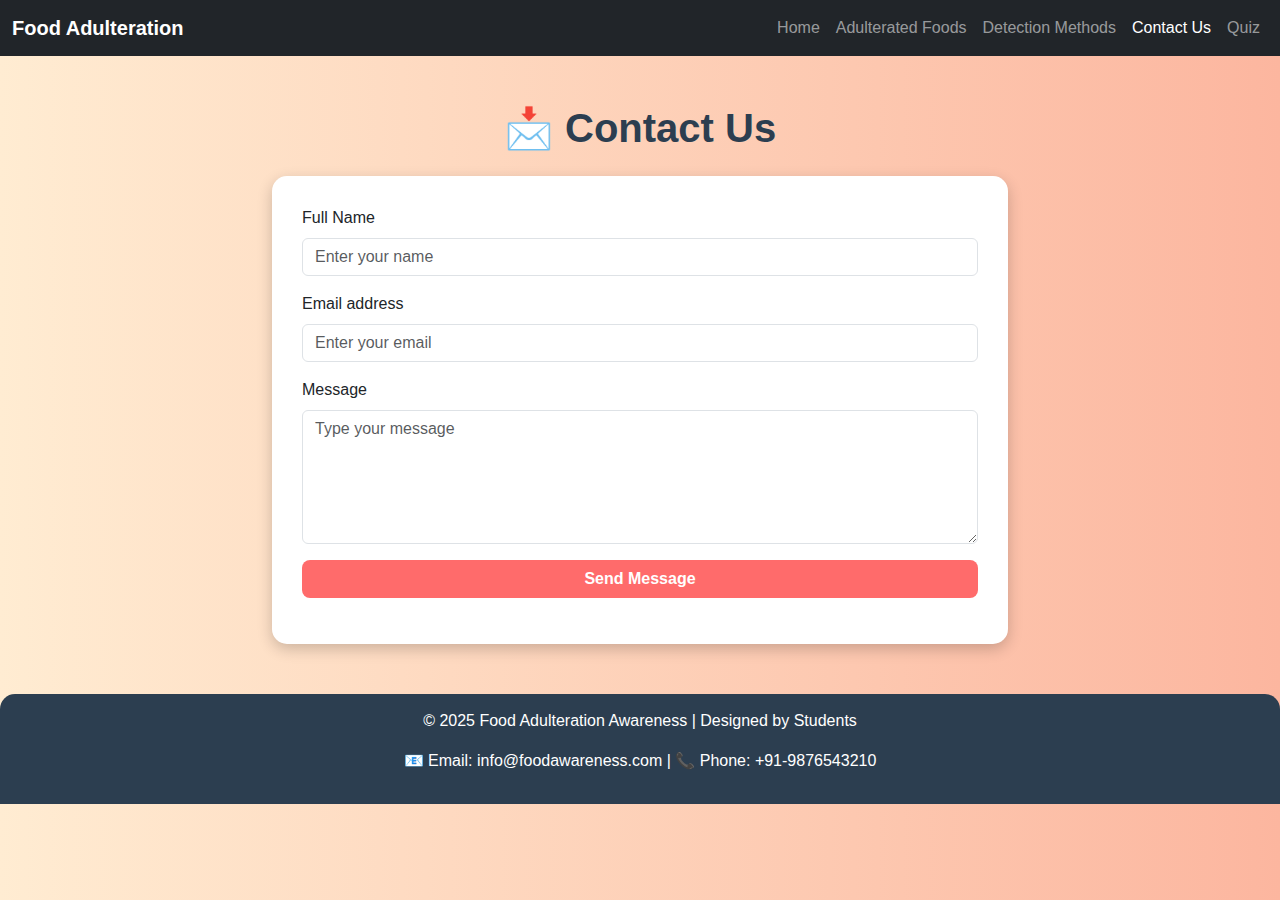
<file: contact.html>
<!DOCTYPE html>
<html lang="en">
<head>
  <meta charset="UTF-8">
  <meta name="viewport" content="width=device-width, initial-scale=1.0">
  <title>Contact Us</title>
  <link href="https://cdn.jsdelivr.net/npm/bootstrap@5.3.0/dist/css/bootstrap.min.css" rel="stylesheet">
  <style>
    body {
      background: linear-gradient(to right, #ffecd2, #fcb69f);
      font-family: Arial, sans-serif;
    }
    h1 {
      color: #2c3e50;
      font-weight: bold;
    }
    .contact-card {
      background: #fff;
      border-radius: 15px;
      padding: 30px;
      box-shadow: 0px 5px 15px rgba(0,0,0,0.2);
    }
    .btn-custom {
      background: #ff6b6b;
      color: white;
      font-weight: bold;
      border-radius: 8px;
    }
    .btn-custom:hover {
      background: #ff4757;
    }
    footer {
      background: #2c3e50;
      color: white;
      padding: 15px 0;
      text-align: center;
      margin-top: 50px;
      border-radius: 15px 15px 0 0;
    }
  </style>
</head>
<body>
  <!-- Navbar -->
  <nav class="navbar navbar-expand-lg navbar-dark bg-dark">
    <div class="container-fluid">
      <a class="navbar-brand fw-bold" href="index.html">Food Adulteration</a>
      <button class="navbar-toggler" type="button" data-bs-toggle="collapse" data-bs-target="#navbarNav">
        <span class="navbar-toggler-icon"></span>
      </button>
      <div class="collapse navbar-collapse" id="navbarNav">
        <ul class="navbar-nav ms-auto">
          <li class="nav-item"><a class="nav-link" href="index.html">Home</a></li>
          <li class="nav-item"><a class="nav-link" href="adulterated.html">Adulterated Foods</a></li>
          <li class="nav-item"><a class="nav-link" href="detection.html">Detection Methods</a></li>
          <li class="nav-item"><a class="nav-link active" href="contact.html">Contact Us</a></li>
          <li class="nav-item"><a class="nav-link" href="quiz.html">Quiz</a></li>
        </ul>
      </div>
    </div>
  </nav>

  <!-- Contact Section -->
  <div class="container mt-5">
    <h1 class="text-center mb-4">📩 Contact Us</h1>
    <div class="row justify-content-center">
      <div class="col-md-8">
        <div class="contact-card">
          <!-- ✅ Correct Formspree endpoint -->
          <form id="contactForm" action="https://formspree.io/f/xvgbljer" method="POST">
            <div class="mb-3">
              <label for="name" class="form-label">Full Name</label>
              <input type="text" class="form-control" name="name" id="name" placeholder="Enter your name" required>
            </div>
            <div class="mb-3">
              <label for="email" class="form-label">Email address</label>
              <input type="email" class="form-control" name="_replyto" id="email" placeholder="Enter your email" required>
            </div>
            <div class="mb-3">
              <label for="message" class="form-label">Message</label>
              <textarea class="form-control" name="message" id="message" rows="5" placeholder="Type your message" required></textarea>
            </div>
            <button type="submit" class="btn btn-custom w-100">Send Message</button>
          </form>

          <!-- Success / Error Alerts -->
          <div id="formMessage" class="mt-3"></div>
        </div>
      </div>
    </div>
  </div>

  <!-- Footer -->
  <footer>
    <p>© 2025 Food Adulteration Awareness | Designed by Students</p>
    <p>📧 Email: info@foodawareness.com | 📞 Phone: +91-9876543210</p>
  </footer>

  <!-- Scripts -->
  <script src="https://cdn.jsdelivr.net/npm/bootstrap@5.3.0/dist/js/bootstrap.bundle.min.js"></script>
  <script>
    const form = document.getElementById("contactForm");
    const formMessage = document.getElementById("formMessage");

    form.addEventListener("submit", async function(event) {
      event.preventDefault(); // stop page reload

      const formData = new FormData(form);
      const response = await fetch(form.action, {
        method: form.method,
        body: formData,
        headers: { 'Accept': 'application/json' }
      });

      if (response.ok) {
        formMessage.innerHTML = <div class="alert alert-success">✅ Thank you! Your message has been sent.</div>;
        form.reset();
      } else {
        formMessage.innerHTML = <div class="alert alert-danger">❌ Oops! Something went wrong. Please try again.</div>;
      }
    });
  </script>
  <!-- Chatbot Script -->
<script src='https://www.noupe.com/embed/01997f17f9ba7e048ac477f4743ebeebbc64.js'></script>
</body>

</html>
</file>
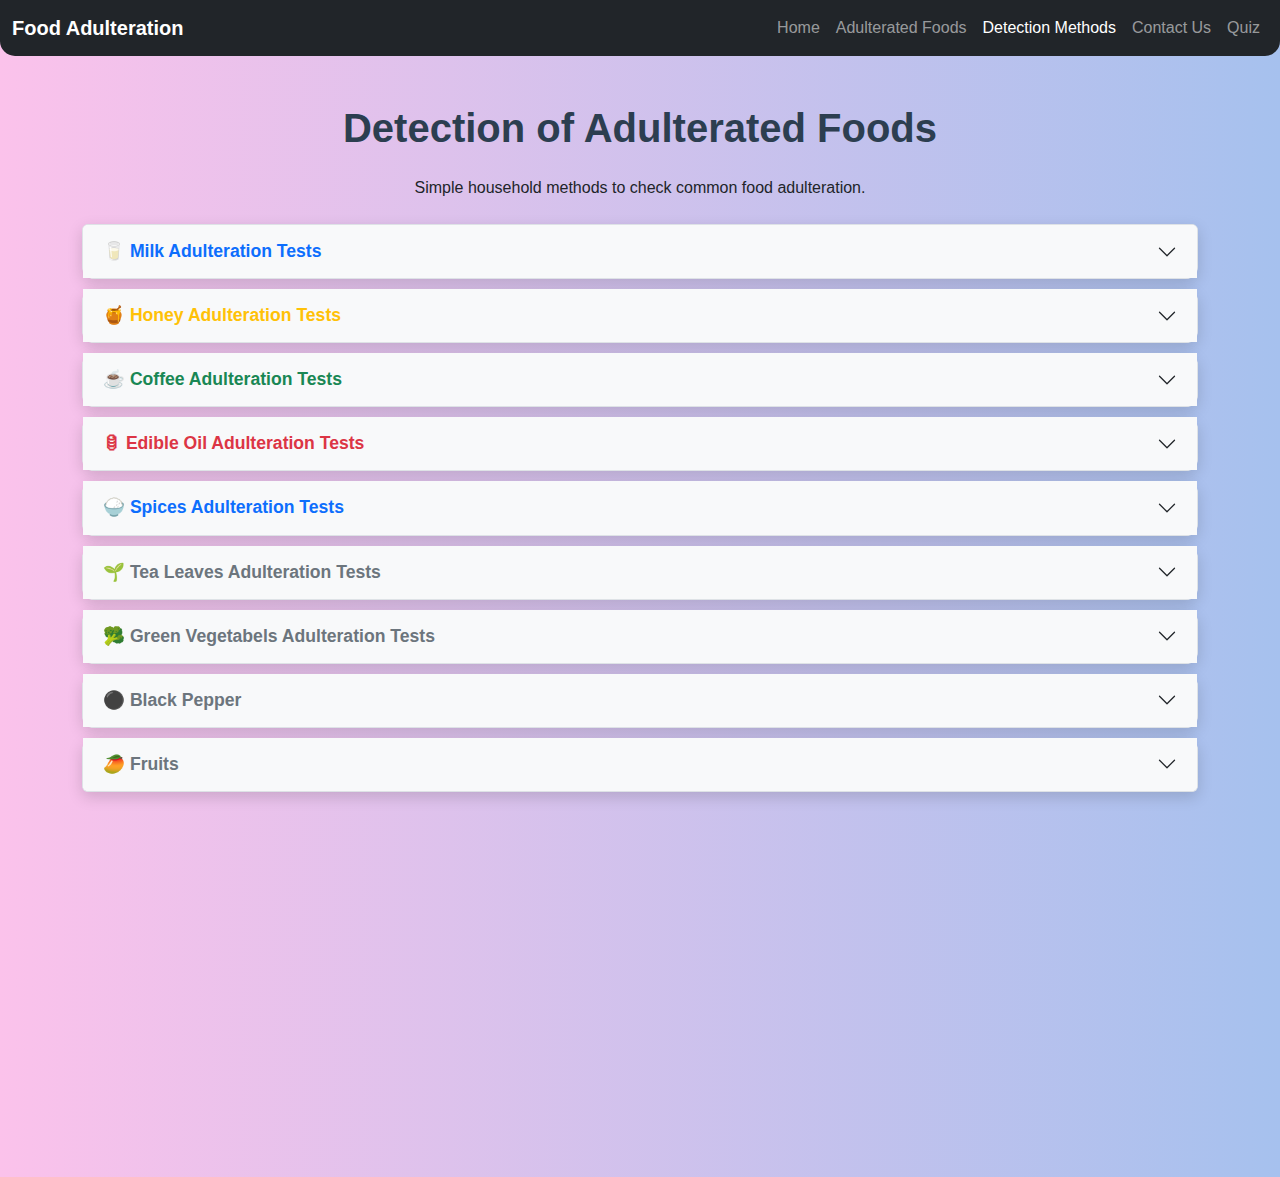
<file: detection.html>
<!DOCTYPE html>
<html lang="en">
<head>
  <meta charset="UTF-8">
  <meta name="viewport" content="width=device-width, initial-scale=1.0">
  <title>Detection Methods</title>
  <link href="https://cdn.jsdelivr.net/npm/bootstrap@5.3.0/dist/css/bootstrap.min.css" rel="stylesheet">
  <style>
    body {
      background: linear-gradient(to right, #fbc2eb, #a6c1ee);
      font-family: Arial, sans-serif;
    }
    h1 {
      color: #2c3e50;
      font-weight: bold;
    }
    .accordion-button {
      font-weight: bold;
      font-size: 1.1rem;
    }
    .accordion-item {
      border-radius: 12px;
      margin-bottom: 10px;
      box-shadow: 0px 5px 15px rgba(0,0,0,0.15);
    }
    .navbar {
      border-radius: 0 0 15px 15px;
    }
    .yt{
        margin-top: 3rem;
        height: 20rem;
        width: 40rem;
    }
  </style>
</head>
<body>
  <!-- Navbar -->
  <nav class="navbar navbar-expand-lg navbar-dark bg-dark">
    <div class="container-fluid">
      <a class="navbar-brand fw-bold" href="index.html">Food Adulteration</a>
      <button class="navbar-toggler" type="button" data-bs-toggle="collapse" data-bs-target="#navbarNav">
        <span class="navbar-toggler-icon"></span>
      </button>
      <div class="collapse navbar-collapse" id="navbarNav">
        <ul class="navbar-nav ms-auto">
          <li class="nav-item"><a class="nav-link" href="index.html">Home</a></li>
          <li class="nav-item"><a class="nav-link" href="adulterated.html">Adulterated Foods</a></li>
          <li class="nav-item"><a class="nav-link active" href="detection.html">Detection Methods</a></li>
          <li class="nav-item"><a class="nav-link" href="contact.html">Contact Us</a></li>
          <li class="nav-item"><a class="nav-link" href="quiz.html">Quiz</a></li>
        </ul>
      </div>
    </div>
  </nav>

  <!-- Heading -->
  <div class="container mt-5">
    <h1 class="text-center mb-4">Detection of Adulterated Foods</h1>
    <p class="text-center text-dark mb-4">
      Simple household methods to check common food adulteration.
    </p>

    <!-- Accordion for Detection Tests -->
    <div class="accordion" id="detectionAccordion">

      <!-- Milk -->
      <div class="accordion-item">
        <h2 class="accordion-header" id="milkHeading">
          <button class="accordion-button collapsed bg-light text-primary" type="button" data-bs-toggle="collapse" data-bs-target="#milkTest">
            🥛 Milk Adulteration Tests
          </button>
        </h2>
        <div id="milkTest" class="accordion-collapse collapse" data-bs-parent="#detectionAccordion">
          <div class="accordion-body">
            <ul>
              <li><b>Water Adulteration:</b> Put a drop of milk on a polished surface. Pure milk flows slowly leaving a white trail; adulterated with water flows quickly without a trace.</li>
              <li><b>Starch Adulteration:</b> Add 2 drops of iodine solution. Blue color → starch present.</li>
              <li><b>Detergent Adulteration:</b> Shake milk. Persistent foam indicates detergent.</li>
            </ul>
          </div>
        </div>
      </div>

      <!-- Honey -->
      <div class="accordion-item">
        <h2 class="accordion-header" id="honeyHeading">
          <button class="accordion-button collapsed bg-light text-warning" type="button" data-bs-toggle="collapse" data-bs-target="#honeyTest">
            🍯 Honey Adulteration Tests
          </button>
        </h2>
        <div id="honeyTest" class="accordion-collapse collapse" data-bs-parent="#detectionAccordion">
          <div class="accordion-body">
            <ul>
              <li><b>Water Test:</b> Add a spoon of honey in a glass of water. Pure honey settles at the bottom, adulterated dissolves quickly.</li>
              <li><b>Heat Test:</b> Heat a small amount. Pure honey caramelizes but does not foam; adulterated foams strongly.</li>
            </ul>
          </div>
        </div>
      </div>

      <!-- Coffee -->
      <div class="accordion-item">
        <h2 class="accordion-header" id="coffeeHeading">
          <button class="accordion-button collapsed bg-light text-success" type="button" data-bs-toggle="collapse" data-bs-target="#coffeeTest">
            ☕ Coffee Adulteration Tests
          </button>
        </h2>
        <div id="coffeeTest" class="accordion-collapse collapse" data-bs-parent="#detectionAccordion">
          <div class="accordion-body">
            <ul>
              <li><b>Chicory Adulteration:</b> Sprinkle coffee powder in water. Chicory sinks quickly; pure coffee floats.</li>
              <li><b>Starch Test:</b> Add iodine to a coffee solution. Blue color indicates starch adulteration.</li>
            </ul>
          </div>
        </div>
      </div>

      <!-- Edible Oil -->
      <div class="accordion-item">
        <h2 class="accordion-header" id="oilHeading">
          <button class="accordion-button collapsed bg-light text-danger" type="button" data-bs-toggle="collapse" data-bs-target="#oilTest">
            🛢 Edible Oil Adulteration Tests
          </button>
        </h2>
        <div id="oilTest" class="accordion-collapse collapse" data-bs-parent="#detectionAccordion">
          <div class="accordion-body">
            <ul>
              <li><b>Argemone Oil:</b> Add a few drops of nitric acid. Reddish-brown color shows adulteration.</li>
              <li><b>Freezing Test:</b> Pure oils solidify evenly on cooling. Uneven solidification → adulterated.</li>
            </ul>
          </div>
        </div>
      </div>

      <!-- Spices -->
      <div class="accordion-item">
        <h2 class="accordion-header" id="spicesHeading">
          <button class="accordion-button collapsed bg-light text-primary" type="button" data-bs-toggle="collapse" data-bs-target="#spicesTest">
            🍚 Spices Adulteration Tests
          </button>
        </h2>
        <div id="spicesTest" class="accordion-collapse collapse" data-bs-parent="#detectionAccordion">
          <div class="accordion-body">
            <ul>
              <li><b>Turmeric (lead chromate):</b> Mix turmeric in dilute hydrochloric acid → forms yellow precipitate if adulterated.</li>
              <li><b>Red chili powder (brick powder):</b> Mix with water → adulterated powder settles quickly.</li>
              <li><b>Artificial dyes:</b>Dip in alcohol or water → colors dissolve if artificial.</li>
            </ul>
          </div>
        </div>
      </div>

      <!-- Tea Leaves -->
      <div class="accordion-item">
        <h2 class="accordion-header" id="leavesHeading">
          <button class="accordion-button collapsed bg-light text-secondary" type="button" data-bs-toggle="collapse" data-bs-target="#leavesTest">
            🌱 Tea Leaves Adulteration Tests
          </button>
        </h2>
        <div id="leavesTest" class="accordion-collapse collapse" data-bs-parent="#detectionAccordion">
          <div class="accordion-body">
            <ul>
              <li><b>Exhausted leaves:</b> Brew tea → weak color and taste indicate poor quality.</li>
              <li><b>Synthetic colors:</b> Boil in water → unnatural color dissolves.</li>
              <li><b>Foreign leaves:</b> Examine visually → presence of small stems, sticks, or different leaves.</li>
            </ul>
          </div>
        </div>
      </div>

      

       <!-- Green Vegetables -->
      <div class="accordion-item">
        <h2 class="accordion-header" id="VegesHeading">
          <button class="accordion-button collapsed bg-light text-secondary" type="button" data-bs-toggle="collapse" data-bs-target="#VegesTest">
            🥦 Green Vegetabels Adulteration Tests
          </button>
        </h2>
        <div id="VegesTest" class="accordion-collapse collapse" data-bs-parent="#detectionAccordion">
          <div class="accordion-body">
            <ul>
              <li><b>Dye:</b> Soak in water → Water turns green if dye is present.</li>
              <li><b>Chemical colors:</b> Rub on paper → Green stains show chemical coloring.</li>
            </ul>
          </div>
        </div>
      </div>

      <!-- Black Pepper -->
      <div class="accordion-item">
        <h2 class="accordion-header" id="BlackHeading">
          <button class="accordion-button collapsed bg-light text-secondary" type="button" data-bs-toggle="collapse" data-bs-target="#BlackTest">
            ⚫ Black Pepper
          </button>
        </h2>
        <div id="BlackTest" class="accordion-collapse collapse" data-bs-parent="#detectionAccordion">
          <div class="accordion-body">
            <ul>
              <li><b>Papaya Seeds:</b> Put in water → Papaya seeds float; real pepper sinks.</li>
            </ul>
          </div>
        </div>
      </div>

       <!-- Fruits -->
      <div class="accordion-item">
        <h2 class="accordion-header" id="fruitsHeading">
          <button class="accordion-button collapsed bg-light text-secondary" type="button" data-bs-toggle="collapse" data-bs-target="#fruitsTest">
            🥭 Fruits
          </button>
        </h2>
        <div id="fruitsTest" class="accordion-collapse collapse" data-bs-parent="#detectionAccordion">
          <div class="accordion-body">
            <ul>
              <li><b>Chemicals:</b> Artificially ripened fruits are bright yellow outside but raw inside.</li>
              <li><b>Chemicals:</b> Keep in water → Such fruits float unnaturally.</li>
            </ul>
          </div>
        </div>
      </div>

       

    </div>
  </div>

<div class=" d-flex flex-row justify-content-center">
  <div class=" embed-responsive embed-responsive-16by9">
  <iframe class=" yt embed-responsive-item" src="https://www.youtube.com/embed/G0ZdfplRvVs?rel=0" allowfullscreen></iframe>
  </div>
</div>

  <script src="https://cdn.jsdelivr.net/npm/bootstrap@5.3.0/dist/js/bootstrap.bundle.min.js"></script>
  
  <!-- Chatbot Script -->
  <script src='https://www.noupe.com/embed/01997f17f9ba7e048ac477f4743ebeebbc64.js'></script>
</body>
</html>
</file>
